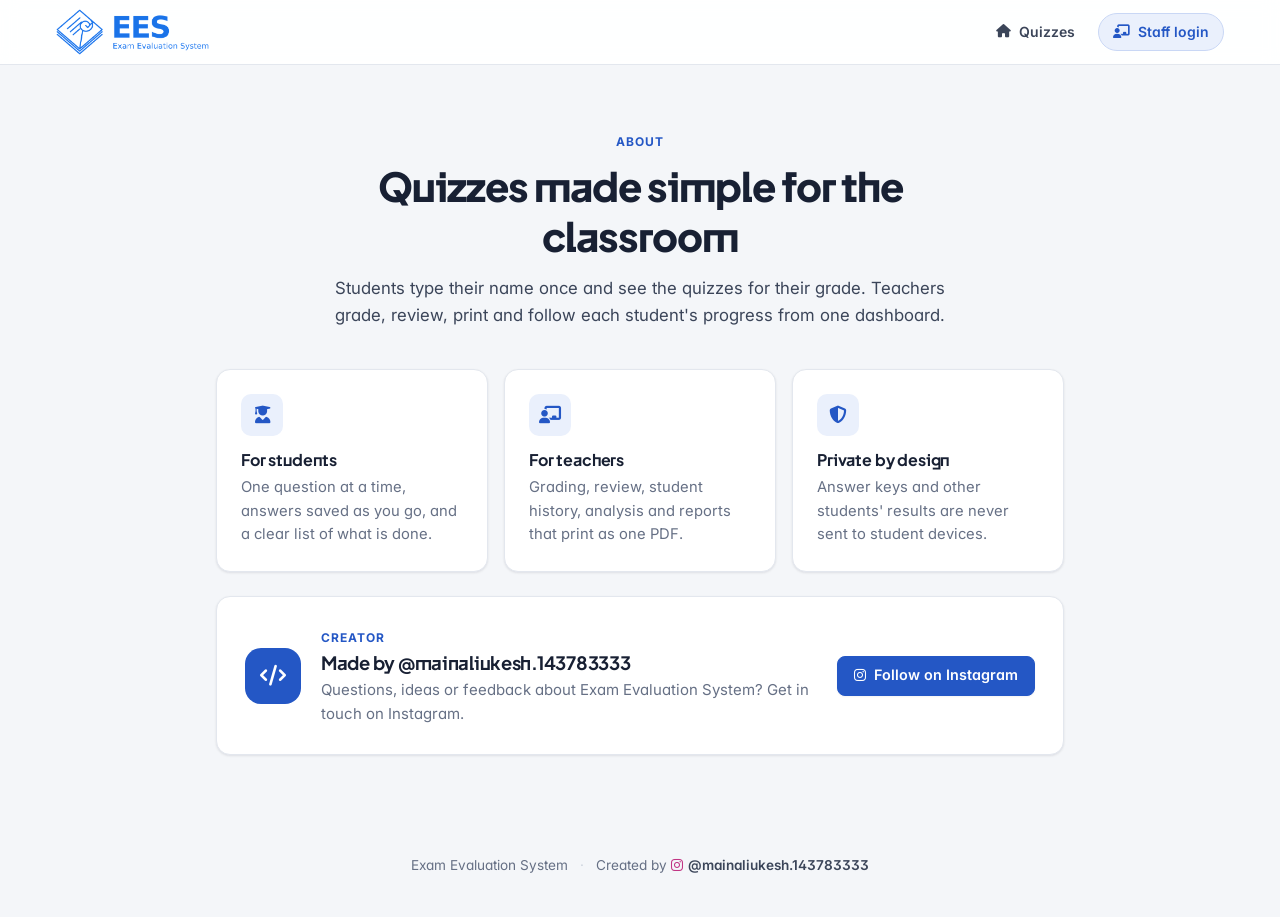
<file: about.html>
<!DOCTYPE html>
<html lang="en">
<head>
  <meta charset="UTF-8">
  <meta name="viewport" content="width=device-width, initial-scale=1">
  <title>About · Exam Evaluation System</title>
  <meta name="theme-color" content="#1A73E8">
  <link rel="icon" href="assets/img/favicon.svg" type="image/svg+xml">
  <link rel="icon" href="assets/img/favicon-32.png" type="image/png" sizes="32x32">
  <link rel="apple-touch-icon" href="assets/img/apple-touch-icon.png">
  <link rel="manifest" href="assets/site.webmanifest">
  <meta name="description" content="About Exam Evaluation System (EES) and its creator.">
  <link rel="preconnect" href="https://fonts.googleapis.com">
  <link rel="preconnect" href="https://fonts.gstatic.com" crossorigin>
  <link rel="stylesheet" href="https://fonts.googleapis.com/css2?family=Inter:wght@400;500;600;700&family=Plus+Jakarta+Sans:wght@500;600;700;800&display=swap">
  <link rel="stylesheet" href="https://cdnjs.cloudflare.com/ajax/libs/font-awesome/6.5.2/css/all.min.css" crossorigin="anonymous" referrerpolicy="no-referrer">
  <link rel="stylesheet" href="css/style.css">
  <link rel="stylesheet" href="css/quiz.css">
</head>
<body>
  <header class="site-header">
    <div class="inner">
      <a class="brand" href="index.html"><img class="brand-logo" src="assets/img/ees-logo.png" alt="EES — Exam Evaluation System" width="533" height="160"></a>
      <nav class="header-actions" aria-label="Site">
        <a class="btn btn-ghost btn-header" href="index.html" data-icon="house" aria-label="Quizzes"><span class="btn-text">Quizzes</span></a>
        <a class="btn btn-header btn-header-primary" href="dashboard.html" data-icon="chalkboard-user" aria-label="Staff login"><span class="btn-text">Staff login</span></a>
      </nav>
    </div>
  </header>

  <main class="container about">
    <section class="about-hero">
      <span class="eyebrow">About</span>
      <h1>Quizzes made simple for the classroom</h1>
      <p class="lead">Students type their name once and see the quizzes for their grade. Teachers grade, review, print and follow each student's progress from one dashboard.</p>
    </section>

    <section class="feature-grid">
      <div class="feature"><i class="fa-solid fa-user-graduate" aria-hidden="true"></i><h3>For students</h3><p>One question at a time, answers saved as you go, and a clear list of what is done.</p></div>
      <div class="feature"><i class="fa-solid fa-chalkboard-user" aria-hidden="true"></i><h3>For teachers</h3><p>Grading, review, student history, analysis and reports that print as one PDF.</p></div>
      <div class="feature"><i class="fa-solid fa-shield-halved" aria-hidden="true"></i><h3>Private by design</h3><p>Answer keys and other students' results are never sent to student devices.</p></div>
    </section>

    <section class="card creator">
      <div class="creator-mark" aria-hidden="true"><i class="fa-solid fa-code"></i></div>
      <div class="creator-body">
        <span class="eyebrow">Creator</span>
        <h2>Made by @mainaliukesh.143783333</h2>
        <p class="muted">Questions, ideas or feedback about Exam Evaluation System? Get in touch on Instagram.</p>
      </div>
      <a class="btn btn-primary btn-instagram" href="https://www.instagram.com/mainaliukesh.143783333/" target="_blank" rel="noopener noreferrer" data-icon="none"><i class="fa-brands fa-instagram" aria-hidden="true"></i>Follow on Instagram</a>
    </section>
  </main>

  <footer class="site-footer">
    <span>Exam Evaluation System</span>
    <span class="dot-sep" aria-hidden="true">·</span>
    <span>Created by <a href="https://www.instagram.com/mainaliukesh.143783333/" target="_blank" rel="noopener noreferrer"><i class="fa-brands fa-instagram" aria-hidden="true"></i> @mainaliukesh.143783333</a></span>
  </footer>
  <script type="module" src="js/controls.js"></script>
</body>
</html>
</file>
<file: css/style.css>
/* Shared design system for all pages.
   Every colour, radius and size comes from the tokens below. */

:root {
  /* Surfaces and text */
  --bg: #f4f6f9;
  --surface: #ffffff;
  --text: #182033;
  --text-2: #3b4559;
  --muted: #667085;
  --border: #e3e7ee;
  --border-strong: #cdd3dd;
  /* Brand */
  --primary: #2457c5;
  --primary-hover: #1d47a3;
  --primary-soft: #eaf0fc;
  --primary-line: #c9d7f5;
  /* Status */
  --success: #1e7b4c;
  --success-hover: #18663f;
  --success-soft: #e7f5ed;
  --success-line: #bfe3cf;
  --warning: #9a5b00;
  --warning-soft: #fdf4e3;
  --warning-line: #f2d7a6;
  --danger: #b42318;
  --danger-hover: #8f1c13;
  --danger-soft: #fdeceb;
  --danger-line: #f5c2bd;
  /* Neutral fills */
  --hover: #f1f3f7;
  --subtle: #f8f9fb;
  --neutral-soft: #eef0f4;
  --sidebar: #ffffff;
  /* Shape */
  --radius-lg: 14px;
  --radius: 10px;
  --radius-sm: 8px;
  --radius-xs: 6px;
  --radius-pill: 999px;
  --shadow-sm: 0 1px 2px rgba(16, 24, 40, 0.05);
  --shadow: 0 1px 3px rgba(16, 24, 40, 0.06), 0 1px 2px rgba(16, 24, 40, 0.04);
  --shadow-pop: 0 12px 32px rgba(16, 24, 40, 0.14), 0 2px 6px rgba(16, 24, 40, 0.06);
  --ring: 0 0 0 3px rgba(36, 87, 197, 0.18);
  /* Sizes: inputs and buttons in one row always line up */
  --control: 40px;
  --control-sm: 32px;
  --control-lg: 46px;
  --font: "Inter", system-ui, -apple-system, "Segoe UI", Roboto, "Noto Sans", Arial, sans-serif;
  /* Icons (masks, coloured with currentColor) */
  --i-caret: url("data:image/svg+xml,%3Csvg xmlns='http://www.w3.org/2000/svg' viewBox='0 0 20 20'%3E%3Cpath d='M5.5 7.5 10 12l4.5-4.5' fill='none' stroke='black' stroke-width='1.8' stroke-linecap='round' stroke-linejoin='round'/%3E%3C/svg%3E");
  --i-check: url("data:image/svg+xml,%3Csvg xmlns='http://www.w3.org/2000/svg' viewBox='0 0 20 20'%3E%3Cpath d='m5 10.5 3.2 3L15 6.5' fill='none' stroke='black' stroke-width='2.2' stroke-linecap='round' stroke-linejoin='round'/%3E%3C/svg%3E");
  --i-calendar: url("data:image/svg+xml,%3Csvg xmlns='http://www.w3.org/2000/svg' viewBox='0 0 20 20' fill='none' stroke='black' stroke-width='1.6'%3E%3Crect x='3' y='4.5' width='14' height='12.5' rx='2'/%3E%3Cpath d='M3 8.5h14M7 3v3M13 3v3'/%3E%3C/svg%3E");
  --i-refresh: url("data:image/svg+xml,%3Csvg xmlns='http://www.w3.org/2000/svg' viewBox='0 0 20 20' fill='none' stroke='black' stroke-width='1.7' stroke-linecap='round' stroke-linejoin='round'%3E%3Cpath d='M16 10a6 6 0 1 1-1.8-4.3M16 3.5v3.2h-3.2'/%3E%3C/svg%3E");
  --i-upload: url("data:image/svg+xml,%3Csvg xmlns='http://www.w3.org/2000/svg' viewBox='0 0 24 24' fill='none' stroke='black' stroke-width='1.6' stroke-linecap='round' stroke-linejoin='round'%3E%3Cpath d='M12 15V4m0 0L8 8m4-4 4 4M5 15v3a2 2 0 0 0 2 2h10a2 2 0 0 0 2-2v-3'/%3E%3C/svg%3E");
}

* { box-sizing: border-box; }
html { -webkit-text-size-adjust: 100%; }
body {
  margin: 0;
  background: var(--bg);
  color: var(--text);
  font-family: var(--font);
  font-size: 15px;
  line-height: 1.5;
  -webkit-font-smoothing: antialiased;
}

h1, h2, h3, h4 { line-height: 1.25; margin: 0 0 0.5rem; color: var(--text); letter-spacing: -0.01em; }
h1 { font-size: 1.6rem; font-weight: 700; }
h2 { font-size: 1.15rem; font-weight: 650; }
h3 { font-size: 1rem; font-weight: 650; }
h4 { font-size: 0.95rem; font-weight: 650; margin: 20px 0 8px; }
p { margin: 0 0 1rem; }
a { color: var(--primary); text-decoration: none; }
a:hover { text-decoration: underline; }
code { font-family: ui-monospace, SFMono-Regular, Menlo, Consolas, monospace; font-size: 0.85em; color: var(--text-2); background: var(--neutral-soft); padding: 1px 5px; border-radius: 4px; }

.container { width: 100%; max-width: 720px; margin: 0 auto; padding: 28px 16px 56px; }
.container-wide { max-width: 1200px; }

.muted { color: var(--muted); }
.small { font-size: 0.85rem; }
.center { text-align: center; }
.nowrap { white-space: nowrap; }
.error-text { color: var(--danger); }
.hidden, [hidden] { display: none !important; }
.sr-only, .native-hidden {
  position: absolute !important; width: 1px !important; height: 1px !important; min-height: 0 !important; min-width: 0 !important;
  margin: -1px !important; padding: 0 !important; border: 0 !important;
  overflow: hidden; clip: rect(0 0 0 0); clip-path: inset(50%); white-space: nowrap; opacity: 0;
}

/* ------------------------------------------------------------- header */
.site-header { background: var(--surface); border-bottom: 1px solid var(--border); }
.site-header .inner {
  max-width: 1200px; margin: 0 auto; padding: 0 16px; min-height: 60px;
  display: flex; align-items: center; justify-content: space-between; gap: 12px; flex-wrap: wrap;
}
.brand, .side-brand, .auth-brand {
  display: inline-flex; align-items: center; gap: 10px;
  font-weight: 700; font-size: 1rem; color: var(--text); text-decoration: none; letter-spacing: -0.01em;
}
.brand:hover, .side-brand:hover, .auth-brand:hover { text-decoration: none; }
.brand-mark {
  display: inline-flex; align-items: center; justify-content: center; flex: 0 0 auto;
  width: 30px; height: 30px; border-radius: var(--radius-xs);
  background: var(--primary); color: #fff; font-size: 0.72rem; font-weight: 800; letter-spacing: 0.02em;
}
.brand-wrap { display: flex; align-items: center; gap: 14px; flex-wrap: wrap; }
.area-link { font-size: 0.875rem; color: var(--muted); font-weight: 600; padding-left: 14px; border-left: 1px solid var(--border); }
.area-link:hover { color: var(--primary); text-decoration: none; }

/* ---------------------------------------------------------------- card */
.card {
  background: var(--surface);
  border: 1px solid var(--border);
  border-radius: var(--radius-lg);
  box-shadow: var(--shadow);
  padding: 24px;
}
.card + .card { margin-top: 16px; }
.card-head { display: flex; justify-content: space-between; align-items: center; gap: 12px; flex-wrap: wrap; margin-bottom: 16px; min-height: var(--control-sm); }
.card-head h2, .card-head h3 { margin: 0; }
.card-sub { margin: 4px 0 0; color: var(--muted); font-size: 0.875rem; }

/* --------------------------------------------------------------- forms */
.field { margin-bottom: 16px; }
.field label, .label { display: block; font-weight: 600; font-size: 0.875rem; color: var(--text-2); margin-bottom: 6px; }
.field .hint { font-size: 0.85rem; color: var(--muted); margin-top: 4px; }
.field .error-text { font-size: 0.85rem; color: var(--danger); margin-top: 4px; }
.label-row { display: flex; align-items: center; justify-content: space-between; gap: 8px; margin-bottom: 6px; }
.label-row label { margin: 0; }

input[type="text"], input[type="email"], input[type="password"], input[type="number"],
input[type="search"], input[type="date"], select, textarea, .cselect-button, .cdate-button {
  width: 100%;
  font: inherit; font-size: 0.95rem; font-weight: 400; letter-spacing: normal; text-transform: none;
  color: var(--text);
  background: var(--surface);
  border: 1px solid var(--border-strong);
  border-radius: var(--radius-sm);
  padding: 0 12px;
  min-height: var(--control);
  transition: border-color 0.12s, box-shadow 0.12s;
}
textarea { padding: 10px 12px; }
input::placeholder, textarea::placeholder { color: #98a2b3; }
input:hover, textarea:hover, .cselect-button:hover, .cdate-button:hover { border-color: #b4bcc8; }
input:focus, select:focus, textarea:focus, .cselect-button:focus-visible, .cdate-button:focus-visible {
  outline: none; border-color: var(--primary); box-shadow: var(--ring);
}
button:focus-visible, a:focus-visible, summary:focus-visible { outline: none; box-shadow: var(--ring); }
input[type="search"]::-webkit-search-cancel-button { -webkit-appearance: none; }
input[type="number"] { -moz-appearance: textfield; }
input[type="number"]::-webkit-inner-spin-button, input[type="number"]::-webkit-outer-spin-button { -webkit-appearance: none; margin: 0; }
input:disabled, .cselect-button:disabled { background: var(--subtle); color: var(--muted); cursor: not-allowed; }
.invalid, .is-invalid .cselect-button { border-color: var(--danger) !important; }

/* Password field with a Show button inside */
.input-affix { position: relative; }
.input-affix input { padding-right: 64px; }
.affix-btn {
  position: absolute; right: 4px; top: 50%; transform: translateY(-50%);
  height: calc(100% - 8px); padding: 0 10px; border: none; border-radius: var(--radius-xs);
  background: transparent; color: var(--muted); font: inherit; font-size: 0.8rem; font-weight: 600; cursor: pointer;
}
.affix-btn:hover { background: var(--hover); color: var(--text); }

/* Checkboxes and radios */
input[type="checkbox"], input[type="radio"] {
  -webkit-appearance: none; appearance: none; margin: 0; flex: 0 0 auto;
  width: 18px; height: 18px; border: 1.5px solid var(--border-strong); background: var(--surface);
  display: inline-grid; place-content: center; cursor: pointer; vertical-align: middle;
  transition: background-color 0.12s, border-color 0.12s;
}
input[type="checkbox"] { border-radius: 5px; }
input[type="radio"] { border-radius: 50%; }
input[type="checkbox"]::before { content: ""; width: 14px; height: 14px; background: #fff; -webkit-mask: var(--i-check) center / contain no-repeat; mask: var(--i-check) center / contain no-repeat; transform: scale(0); transition: transform 0.1s; }
input[type="radio"]::before { content: ""; width: 8px; height: 8px; border-radius: 50%; background: #fff; transform: scale(0); transition: transform 0.1s; }
input[type="checkbox"]:checked, input[type="radio"]:checked { background: var(--primary); border-color: var(--primary); }
input[type="checkbox"]:checked::before, input[type="radio"]:checked::before { transform: scale(1); }
input[type="checkbox"]:indeterminate { background: var(--primary); border-color: var(--primary); }
input[type="checkbox"]:indeterminate::before { -webkit-mask: none; mask: none; height: 2px; width: 9px; transform: scale(1); }
input[type="checkbox"]:hover, input[type="radio"]:hover { border-color: var(--primary); }
input[type="checkbox"]:focus-visible, input[type="radio"]:focus-visible { outline: none; box-shadow: var(--ring); }
input[type="checkbox"]:disabled, input[type="radio"]:disabled { opacity: 0.5; cursor: not-allowed; }

.check { display: flex; align-items: center; gap: 10px; margin: 12px 0 6px; font-weight: 500; color: var(--text-2); cursor: pointer; line-height: 1.35; }
.check.inline { margin: 0; white-space: nowrap; min-height: var(--control); }

/* Custom dropdown (js/controls.js) */
.cselect, .cdate { position: relative; width: 100%; min-width: 0; }
.cselect-button, .cdate-button {
  display: flex; align-items: center; gap: 8px; text-align: left; cursor: pointer;
}
.cselect-button { padding-right: 34px; }
.cselect-label, .cdate-label { flex: 1 1 auto; min-width: 0; overflow: hidden; text-overflow: ellipsis; white-space: nowrap; }
.is-placeholder { color: var(--muted); }
.cselect-caret {
  position: absolute; right: 10px; top: 50%; width: 18px; height: 18px; margin-top: -9px;
  background: var(--muted); -webkit-mask: var(--i-caret) center / contain no-repeat; mask: var(--i-caret) center / contain no-repeat;
  transition: transform 0.15s;
}
.cselect.is-open .cselect-caret { transform: rotate(180deg); }
.cselect.is-open .cselect-button, .cdate.is-open .cdate-button { border-color: var(--primary); box-shadow: var(--ring); }
.cselect-list, .cdate-pop {
  position: fixed; z-index: 200; font-size: 0.925rem; font-weight: 400; color: var(--text); text-transform: none; letter-spacing: normal; cursor: default;
  background: var(--surface); border: 1px solid var(--border); border-radius: var(--radius);
  box-shadow: var(--shadow-pop);
}
.cselect-list { max-height: 300px; overflow-y: auto; padding: 4px; max-width: min(420px, calc(100vw - 16px)); }
.cselect-option {
  display: flex; align-items: center; justify-content: space-between; gap: 12px;
  padding: 8px 10px; border-radius: var(--radius-xs); cursor: pointer; font-size: 0.925rem; color: var(--text);
}
.cselect-option.is-active { background: var(--hover); }
.cselect-option[aria-selected="true"] { color: var(--primary); font-weight: 600; }
.cselect-option[aria-selected="true"]::after { content: ""; width: 16px; height: 16px; flex: 0 0 auto; background: var(--primary); -webkit-mask: var(--i-check) center / contain no-repeat; mask: var(--i-check) center / contain no-repeat; }
.cselect-option[aria-disabled="true"] { color: var(--muted); cursor: default; }

/* Custom date picker */
.cdate-icon { width: 17px; height: 17px; flex: 0 0 auto; background: var(--muted); -webkit-mask: var(--i-calendar) center / contain no-repeat; mask: var(--i-calendar) center / contain no-repeat; }
.cdate-pop { width: 276px; padding: 12px; }
.cdate-head { display: flex; align-items: center; justify-content: space-between; margin-bottom: 8px; }
.cdate-month { font-weight: 650; font-size: 0.925rem; }
.cdate-nav {
  width: var(--control-sm); height: var(--control-sm); border: none; border-radius: var(--radius-xs);
  background: transparent; font: inherit; font-size: 1.2rem; line-height: 1; color: var(--text-2); cursor: pointer;
}
.cdate-nav:hover { background: var(--hover); }
.cdate-week, .cdate-grid { display: grid; grid-template-columns: repeat(7, 1fr); gap: 2px; text-align: center; }
.cdate-week span { font-size: 0.72rem; font-weight: 600; color: var(--muted); padding: 4px 0; }
.cdate-day {
  height: 34px; border: none; border-radius: var(--radius-xs); background: transparent;
  font: inherit; font-size: 0.875rem; color: var(--text); cursor: pointer; font-variant-numeric: tabular-nums;
}
.cdate-day:hover { background: var(--hover); }
.cdate-day.is-today { color: var(--primary); font-weight: 700; }
.cdate-day.is-selected { background: var(--primary); color: #fff; font-weight: 600; }
.cdate-foot { display: flex; justify-content: space-between; margin-top: 8px; padding-top: 8px; border-top: 1px solid var(--border); }
.cdate-link { border: none; background: none; font: inherit; font-size: 0.85rem; font-weight: 600; color: var(--primary); cursor: pointer; padding: 4px 6px; border-radius: var(--radius-xs); }
.cdate-link:hover { background: var(--primary-soft); }

/* File picker with drop zone */
.file-drop {
  display: flex; flex-direction: column; align-items: center; justify-content: center; gap: 4px; text-align: center;
  padding: 22px 16px; border: 1.5px dashed var(--border-strong); border-radius: var(--radius);
  background: var(--subtle); cursor: pointer; transition: border-color 0.12s, background-color 0.12s;
}
.file-drop:hover, .file-drop.is-dragging, .file-drop:focus-within { border-color: var(--primary); background: var(--primary-soft); }
.file-drop-icon { width: 28px; height: 28px; margin-bottom: 4px; background: var(--primary); -webkit-mask: var(--i-upload) center / contain no-repeat; mask: var(--i-upload) center / contain no-repeat; }
.file-drop-text { color: var(--text-2); font-size: 0.925rem; }
.file-drop-text b { color: var(--primary); font-weight: 600; }
.file-drop-sub { color: var(--muted); font-size: 0.8rem; }

.row { display: flex; gap: 12px; flex-wrap: wrap; }
.row > .field { flex: 1 1 160px; }

/* ------------------------------------------------------------- buttons */
.btn {
  display: inline-flex; align-items: center; justify-content: center; gap: 8px;
  font: inherit; font-size: 0.9rem; font-weight: 600; line-height: 1;
  min-height: var(--control); padding: 0 16px;
  border-radius: var(--radius-sm);
  border: 1px solid var(--border-strong);
  background: var(--surface); color: var(--text);
  box-shadow: var(--shadow-sm);
  cursor: pointer; text-decoration: none; white-space: nowrap; vertical-align: middle;
  transition: background-color 0.12s, border-color 0.12s, color 0.12s;
}
.btn:hover { background: var(--hover); text-decoration: none; }
.btn:disabled, .btn[aria-busy="true"] { opacity: 0.5; cursor: not-allowed; }
.btn:disabled:hover { background: var(--surface); }
.btn-primary { background: var(--primary); border-color: var(--primary); color: #fff; }
.btn-primary:hover, .btn-primary:disabled:hover { background: var(--primary-hover); border-color: var(--primary-hover); }
.btn-success { background: var(--success); border-color: var(--success); color: #fff; }
.btn-success:hover, .btn-success:disabled:hover { background: var(--success-hover); }
.btn-danger { background: var(--surface); border-color: var(--danger-line); color: var(--danger); }
.btn-danger:hover { background: var(--danger-soft); border-color: var(--danger); }
.btn-danger-solid { background: var(--danger); border-color: var(--danger); color: #fff; }
.btn-danger-solid:hover { background: var(--danger-hover); }
.btn-ghost { background: transparent; border-color: transparent; box-shadow: none; color: var(--text-2); }
.btn-ghost:hover { background: var(--hover); }
.btn-small { min-height: var(--control-sm); padding: 0 12px; font-size: 0.85rem; border-radius: var(--radius-xs); }
.btn-lg { min-height: var(--control-lg); font-size: 0.95rem; }
.btn-block { width: 100%; }
.btn-icon { padding: 0; width: var(--control); }
.btn-small.btn-icon { width: var(--control-sm); }
.btn-link { background: none; border: none; color: var(--primary); padding: 0; min-height: 0; font: inherit; font-weight: 600; cursor: pointer; }
.btn-link:hover { text-decoration: underline; }
.i-refresh { width: 15px; height: 15px; flex: 0 0 auto; background: currentColor; -webkit-mask: var(--i-refresh) center / contain no-repeat; mask: var(--i-refresh) center / contain no-repeat; }

/* ------------------------------------------------------------- notices */
.notice {
  display: flex; align-items: center; gap: 12px; flex-wrap: wrap;
  border-radius: var(--radius); padding: 12px 16px; margin-bottom: 16px;
  border: 1px solid transparent; font-size: 0.925rem;
}
.notice-info { background: var(--primary-soft); border-color: var(--primary-line); color: #1d3f8f; }
.notice-success { background: var(--success-soft); border-color: var(--success-line); color: #134d30; }
.notice-warning { background: var(--warning-soft); border-color: var(--warning-line); color: #6b4000; }
.notice-error { background: var(--danger-soft); border-color: var(--danger-line); color: #7a1a12; }

/* -------------------------------------------------------------- badges */
.badge {
  display: inline-flex; align-items: center; gap: 4px; padding: 0 9px; height: 22px;
  border-radius: var(--radius-pill); font-size: 0.75rem; font-weight: 600; white-space: nowrap;
  background: var(--neutral-soft); color: var(--text-2); border: 1px solid transparent; vertical-align: middle;
}
.badge-success { background: var(--success-soft); color: var(--success); }
.badge-warning { background: var(--warning-soft); color: var(--warning); }
.badge-danger { background: var(--danger-soft); color: var(--danger); }
.badge-info { background: var(--primary-soft); color: var(--primary); }
.badge-muted { background: var(--neutral-soft); color: var(--muted); }
.badge-danger-outline { background: var(--surface); color: var(--danger); border-color: var(--danger-line); }

/* ------------------------------------------------------------- loading */
.spinner {
  width: 20px; height: 20px; border-radius: 50%;
  border: 2.5px solid var(--border); border-top-color: var(--primary);
  animation: spin 0.8s linear infinite; display: inline-block; vertical-align: middle; flex: 0 0 auto;
}
@keyframes spin { to { transform: rotate(360deg); } }
@media (prefers-reduced-motion: reduce) { .spinner { animation-duration: 2s; } }
.loading { display: flex; align-items: center; gap: 12px; color: var(--muted); padding: 28px 0; justify-content: center; }

.offline-banner {
  position: fixed; left: 0; right: 0; bottom: 0; z-index: 50;
  background: var(--warning-soft); color: #6b4000; border-top: 1px solid var(--warning-line);
  padding: 10px 16px; text-align: center; font-weight: 600;
}

/* --------------------------------------------------------------- modal */
.modal-backdrop {
  position: fixed; inset: 0; background: rgba(16, 24, 40, 0.5); z-index: 100;
  display: flex; align-items: center; justify-content: center; padding: 16px;
}
.modal {
  background: var(--surface); border-radius: var(--radius-lg); max-width: 480px; width: 100%;
  max-height: calc(100vh - 32px); overflow-y: auto;
  padding: 24px; border: 1px solid var(--border); box-shadow: var(--shadow-pop);
}
.modal h2 { margin-bottom: 8px; font-size: 1.15rem; }
.modal .actions { display: flex; gap: 10px; justify-content: flex-end; flex-wrap: wrap; margin-top: 24px; padding-top: 16px; border-top: 1px solid var(--border); }

@media (max-width: 640px) {
  body { font-size: 15px; }
  .card { padding: 18px; border-radius: var(--radius); }
  h1 { font-size: 1.35rem; }
}

@media print {
  body.no-print * { display: none !important; }
  body.no-print::after { content: "Printing is disabled for this quiz."; display: block; padding: 40px; }
}

/* ------------------------------------------------------------------ */
/* Print reports (js/print.js). On screen #printRoot is hidden; while   */
/* printing only #printRoot is shown, so the PDF contains the report.   */
/* ------------------------------------------------------------------ */
#printRoot { display: none; }
@page { size: A4; margin: 12mm 10mm 14mm; }
@page { @bottom-right { content: "Page " counter(page) " of " counter(pages); font-size: 8pt; color: #555; } }
@media print {
  html.printing body > *:not(#printRoot) { display: none !important; }
  html.printing #printRoot { display: block; }
  html.printing body { background: #fff; }
}
.print-doc { font-family: var(--font); color: #111; font-size: 9.5pt; line-height: 1.35; }
.print-head { border-bottom: 1.5pt solid #111; padding-bottom: 4pt; margin-bottom: 10pt; }
.print-head h1 { font-size: 14pt; margin: 0 0 2pt; }
.print-head div { font-size: 8.5pt; color: #444; }

/* One student */
.r-group { margin: 0 0 16pt; padding-top: 2pt; }
.r-group + .r-group { border-top: 0.75pt solid #999; padding-top: 10pt; }
.print-doc.with-answers .r-group + .r-group { break-before: page; page-break-before: always; border-top: none; padding-top: 0; }
.r-keep { break-inside: avoid; page-break-inside: avoid; break-after: avoid; page-break-after: avoid; }
.r-student { display: flex; justify-content: space-between; align-items: baseline; gap: 12pt; flex-wrap: wrap; margin-bottom: 6pt; }
.r-name { font-size: 15pt; font-weight: 700; }
.r-meta { display: flex; gap: 12pt; font-size: 10pt; }
.r-meta b { font-weight: 600; color: #555; }
.r-quiz-title { font-size: 11.5pt; font-weight: 700; margin: 2pt 0 4pt; }
.r-subhead { font-size: 8pt; font-weight: 700; text-transform: uppercase; letter-spacing: 0.04em; color: #555; margin: 8pt 0 3pt; break-after: avoid; page-break-after: avoid; }

/* Summary figures */
.r-stats { display: grid; grid-template-columns: repeat(5, 1fr); border: 0.75pt solid #999; border-radius: 3pt; }
.r-stat { padding: 4pt 6pt; border-left: 0.75pt solid #ccc; }
.r-stat:first-child { border-left: none; }
.r-stat-label { font-size: 7.5pt; color: #555; }
.r-stat-value { font-size: 12pt; font-weight: 700; }
.r-stat-sub { font-size: 7pt; color: #666; }
.r-note { font-size: 8pt; color: #444; margin-top: 3pt; }

/* Quiz table (results and history) */
.r-table { width: 100%; border-collapse: collapse; table-layout: fixed; }
.r-table th, .r-table td { border-bottom: 0.5pt solid #bbb; padding: 3pt 4pt; text-align: left; vertical-align: top; overflow-wrap: anywhere; }
.r-table thead { display: table-header-group; }
.r-table th { font-size: 7.5pt; text-transform: uppercase; color: #555; border-bottom: 0.75pt solid #777; }
.r-table tr { break-inside: avoid; page-break-inside: avoid; }
.r-c-quiz { width: 38%; }
.r-c-date { width: 20%; }
.r-c-num { width: 10%; text-align: right !important; white-space: nowrap; }
.r-c-status { width: 22%; }
.r-excluded td { color: #666; }
.r-why { font-size: 7.5pt; font-style: italic; }

/* Answers, question by question */
.r-attempt { margin-top: 10pt; }
.r-attempt-title { font-size: 10.5pt; font-weight: 700; border-bottom: 0.75pt solid #777; padding-bottom: 2pt; }
.r-attempt-title span { font-weight: 400; font-size: 9pt; color: #444; margin-left: 6pt; }
.qa-list { width: 100%; border-collapse: collapse; margin-top: 6pt; }
.qa-list thead { display: table-header-group; }
.qa-list th { text-align: left; font-size: 7.5pt; font-weight: 600; color: #666; padding: 0 0 3pt; border-bottom: 0.5pt solid #bbb; }
.qa-list tr { break-inside: avoid; page-break-inside: avoid; }
.qa-list td { padding: 0; border-bottom: 0.5pt solid #ddd; }
.qa { display: grid; grid-template-columns: 6% 1fr 9%; gap: 0 6pt; padding: 5pt 0; }
.qa-num { font-weight: 700; text-align: right; }
.qa-q { font-weight: 600; overflow-wrap: anywhere; }
.qa-lesson { display: block; font-weight: 400; font-size: 7.5pt; color: #666; }
.qa-answers { display: grid; grid-template-columns: 1fr 1fr; gap: 6pt; margin-top: 2pt; }
.qa-a { overflow-wrap: anywhere; white-space: pre-line; }
.qa-label { display: block; font-size: 7pt; text-transform: uppercase; letter-spacing: 0.03em; color: #666; }
.qa-a.qa-incorrect { color: #8f1c13; }
.qa-marks { text-align: right; font-weight: 700; white-space: nowrap; }
.qa-max { font-weight: 400; color: #555; }
.qa-mark { margin-right: 3pt; }
.qa-mark.qa-correct { color: #11612f; }
.qa-mark.qa-incorrect { color: #8f1c13; }
.qa-none { color: #777; font-style: italic; }

/* ===================================================================== */
/* Typography, icons, motion and polish (design follow-up).              */
/* ===================================================================== */
:root {
  --font-display: "Plus Jakarta Sans", "Inter", system-ui, -apple-system, "Segoe UI", Roboto, Arial, sans-serif;
  --ease: cubic-bezier(0.2, 0.7, 0.2, 1);
  --t-fast: 0.14s;
  --t: 0.22s;
}
body { line-height: 1.6; font-feature-settings: "cv11", "ss01"; }
h1, h2, h3, .brand, .side-brand, .auth-brand, .summary-value, .r-name { font-family: var(--font-display); }
h1 { font-weight: 800; letter-spacing: -0.025em; }
h2 { font-weight: 700; letter-spacing: -0.015em; }
h3 { font-weight: 700; }
.brand, .side-brand, .auth-brand { font-weight: 800; letter-spacing: -0.02em; }
.summary-value { font-weight: 800; letter-spacing: -0.02em; }

/* Generous white space */
.container { padding-top: 40px; padding-bottom: 72px; }
.card { padding: 28px; }
.card + .card { margin-top: 20px; }
.field { margin-bottom: 20px; }

/* Icons inside buttons and menus */
.btn i[class*="fa-"], .btn-link i[class*="fa-"] { font-size: 0.95em; line-height: 1; flex: 0 0 auto; }
.btn-small i[class*="fa-"] { font-size: 0.9em; }
.btn.is-icon-only, summary.btn.is-icon-only { padding: 0; width: var(--control); }
.btn-small.is-icon-only, summary.btn-small.is-icon-only { width: var(--control-sm); }
summary.btn.is-icon-only::after { display: none !important; }
.btn-link { display: inline-flex; align-items: center; gap: 6px; }
.menu-list > button, .menu-list > a { display: flex; align-items: center; gap: 10px; }
.menu-list > button i[class*="fa-"], .menu-list > a i[class*="fa-"] { width: 16px; text-align: center; color: var(--muted); font-size: 0.9em; transition: color var(--t-fast); }
.menu-list > button:hover i, .menu-list > a:hover i { color: var(--primary); }
.menu-list > .danger i[class*="fa-"] { color: var(--danger); }
.btn-primary i, .btn-success i, .btn-danger-solid i { color: inherit; }

/* Smooth micro-interactions */
.btn { transition: background-color var(--t-fast), border-color var(--t-fast), color var(--t-fast), box-shadow var(--t-fast), transform var(--t-fast) var(--ease); }
.btn:hover:not(:disabled) { box-shadow: 0 2px 6px rgba(16, 24, 40, 0.08); }
.btn-primary:hover:not(:disabled) { box-shadow: 0 4px 12px rgba(36, 87, 197, 0.28); transform: translateY(-1px); }
.btn:active:not(:disabled) { transform: translateY(0) scale(0.98); box-shadow: none; }
.btn-ghost:hover:not(:disabled) { box-shadow: none; }
.btn i[class*="fa-arrow-right"], .btn i[class*="fa-chevron-right"] { transition: transform var(--t) var(--ease); }
.btn:hover i[class*="fa-arrow-right"], .btn:hover i[class*="fa-chevron-right"] { transform: translateX(3px); }
.btn:hover i[class*="fa-rotate"]:not(.fa-rotate-left), .btn:hover i.fa-arrows-rotate { transform: rotate(90deg); transition: transform var(--t) var(--ease); }
input, textarea, .cselect-button, .cdate-button { transition: border-color var(--t-fast), box-shadow var(--t-fast), background-color var(--t-fast); }
.cselect-list:not([hidden]), .cdate-pop:not([hidden]), details.menu[open] > .menu-list { animation: pop-in var(--t) var(--ease); transform-origin: top; }
.modal-backdrop:not([hidden]) { animation: fade-in var(--t) ease-out; }
.modal-backdrop:not([hidden]) .modal { animation: rise-in 0.28s var(--ease); }
.notice:not([hidden]) { animation: rise-in var(--t) var(--ease); }
.tab-panel:not([hidden]), .sub-view:not([hidden]) { animation: fade-up 0.3s var(--ease); }
.card { transition: box-shadow var(--t), border-color var(--t), transform var(--t) var(--ease); }
.quiz-item:hover, .feature:hover, .summary-card:hover { box-shadow: 0 8px 24px rgba(16, 24, 40, 0.08); transform: translateY(-2px); }
.summary-card { transition: box-shadow var(--t), transform var(--t) var(--ease); }
input[type="checkbox"]:active, input[type="radio"]:active { transform: scale(0.9); }
@keyframes pop-in { from { opacity: 0; transform: translateY(-4px) scale(0.98); } to { opacity: 1; transform: none; } }
@keyframes fade-in { from { opacity: 0; } to { opacity: 1; } }
@keyframes rise-in { from { opacity: 0; transform: translateY(8px); } to { opacity: 1; transform: none; } }
@keyframes fade-up { from { opacity: 0; transform: translateY(6px); } to { opacity: 1; transform: none; } }
@media (prefers-reduced-motion: reduce) {
  *, *::before, *::after { animation-duration: 0.01ms !important; animation-iteration-count: 1 !important; transition-duration: 0.01ms !important; }
  .btn:hover, .quiz-item:hover, .feature:hover, .summary-card:hover { transform: none !important; }
}

/* Header actions (student pages): About + Teacher login, top right */
.site-header { position: sticky; top: 0; z-index: 30; background: rgba(255, 255, 255, 0.92); backdrop-filter: saturate(1.4) blur(8px); -webkit-backdrop-filter: saturate(1.4) blur(8px); }
.site-header .inner { min-height: 64px; }
.header-actions { display: flex; align-items: center; gap: 8px; margin-left: auto; }
.btn-header { min-height: 38px; padding: 0 14px; border-radius: var(--radius-pill); font-size: 0.875rem; }
.btn-header-primary { background: var(--primary-soft); border-color: var(--primary-line); color: var(--primary); box-shadow: none; }
.btn-header-primary:hover:not(:disabled) { background: var(--primary); border-color: var(--primary); color: #fff; box-shadow: 0 4px 12px rgba(36, 87, 197, 0.25); transform: translateY(-1px); }
@media (max-width: 520px) {
  .site-header .inner { flex-wrap: nowrap; min-height: 58px; }
  .brand { font-size: 0.95rem; }
  .header-actions { gap: 6px; }
  .btn-header { padding: 0 12px; }
  .header-actions .btn-ghost .btn-text { display: none; }
  .header-actions .btn-ghost { width: 38px; padding: 0; }
}
@media (max-width: 360px) {
  .header-actions .btn-text { display: none; }
  .btn-header { width: 38px; padding: 0; }
}

/* Footer with creator credit */
.site-footer {
  display: flex; flex-wrap: wrap; align-items: center; justify-content: center; gap: 6px 10px;
  padding: 28px 16px 40px; color: var(--muted); font-size: 0.85rem; text-align: center;
}
.site-footer a { color: var(--text-2); font-weight: 600; display: inline-flex; align-items: center; gap: 5px; }
.site-footer a:hover { color: var(--primary); text-decoration: none; }
.dot-sep { color: var(--border-strong); margin: 0 2px; }
.fa-instagram { color: #c13584; }

/* About page */
.about { max-width: 880px; }
.eyebrow { display: inline-block; font-size: 0.75rem; font-weight: 700; text-transform: uppercase; letter-spacing: 0.08em; color: var(--primary); margin-bottom: 10px; }
.about-hero { text-align: center; padding: 24px 0 40px; }
.about-hero h1 { font-size: clamp(1.7rem, 4vw, 2.5rem); max-width: 640px; margin: 0 auto 14px; }
.lead { font-size: 1.05rem; color: var(--text-2); max-width: 620px; margin: 0 auto; }
.feature-grid { display: grid; grid-template-columns: repeat(auto-fit, minmax(220px, 1fr)); gap: 16px; margin-bottom: 24px; }
.feature { background: var(--surface); border: 1px solid var(--border); border-radius: var(--radius-lg); padding: 24px; box-shadow: var(--shadow); transition: box-shadow var(--t), transform var(--t) var(--ease); }
.feature > i { display: inline-flex; align-items: center; justify-content: center; width: 42px; height: 42px; border-radius: var(--radius); background: var(--primary-soft); color: var(--primary); font-size: 1.1rem; margin-bottom: 14px; }
.feature h3 { margin-bottom: 6px; }
.feature p { color: var(--muted); margin: 0; font-size: 0.925rem; }
.creator { display: flex; align-items: center; gap: 20px; flex-wrap: wrap; }
.creator-mark { width: 56px; height: 56px; border-radius: 16px; background: var(--primary); color: #fff; display: flex; align-items: center; justify-content: center; font-size: 1.3rem; flex: 0 0 auto; }
.creator-body { flex: 1 1 260px; }
.creator-body .eyebrow { margin-bottom: 4px; }
.creator-body h2 { margin-bottom: 4px; word-break: break-word; }
.creator-body p { margin: 0; }
.btn-instagram .fa-instagram { color: inherit; }

/* Scrollbars that match the design */
* { scrollbar-width: thin; scrollbar-color: var(--border-strong) transparent; }
::-webkit-scrollbar { width: 10px; height: 10px; }
::-webkit-scrollbar-thumb { background: var(--border-strong); border-radius: 10px; border: 2px solid transparent; background-clip: padding-box; }
::-webkit-scrollbar-track { background: transparent; }
::selection { background: var(--primary-soft); color: var(--text); }

@media (max-width: 640px) {
  .container { padding-top: 24px; padding-bottom: 48px; }
  .card { padding: 20px; }
  .about-hero { padding: 8px 0 28px; }
}

/* Wrapped form rows: the row gap only spaces columns; fields keep their own bottom margin. */
.row { row-gap: 0; column-gap: 16px; }
/* Narrow screens: footer credit on its own line, no dangling separator. */
@media (max-width: 520px) {
  .site-footer > .dot-sep:nth-last-child(2) { display: none; }
  .site-footer > span:last-child { flex-basis: 100%; }
}

/* ------------------------------------------------------------- skeletons */
.skel {
  display: block; height: 12px; max-width: 100%; border-radius: var(--radius-xs);
  background: var(--border); animation: skel-pulse 1.4s ease-in-out infinite;
}
.skel + .skel { margin-top: 10px; }
.skel-title { height: 16px; }
.skel-h1 { height: 24px; margin-bottom: 18px; }
.skel-btn { height: var(--control-sm); width: 90px; border-radius: var(--radius-sm); flex: 0 0 auto; margin: 0 !important; }
@keyframes skel-pulse { 50% { opacity: 0.45; } }
@media (prefers-reduced-motion: reduce) { .skel { animation: none; } }
.skeleton { display: grid; gap: 16px; }
.skel-card { padding: 20px; }
.skel-head { display: flex; justify-content: space-between; align-items: center; gap: 16px; margin-bottom: 16px; }
.skel-head .skel { margin: 0; }
.skel-table td { padding-top: 14px; padding-bottom: 14px; }
.skel-row:hover td { background: transparent; }
.skel-cards { display: grid; grid-template-columns: repeat(auto-fit, minmax(160px, 1fr)); gap: 16px; }
.skel-list { display: grid; gap: 12px; }
.skel-item { display: flex; align-items: center; justify-content: space-between; gap: 16px; }
.skel-item > div { flex: 1; }
.skel-option { border: 1px solid var(--border); border-radius: var(--radius-sm); padding: 14px; margin-top: 12px; }
.skeleton .card { margin: 0; }

/* EES logo (header, sidebar, sign-in) */
.brand-logo { display: block; height: 46px; width: auto; max-width: 100%; }
.brand-logo-lg { height: 60px; }
.brand:focus-visible, .side-brand:focus-visible, .auth-brand:focus-visible { outline: 2px solid var(--primary); outline-offset: 4px; border-radius: 6px; }
.auth-aside .auth-brand:focus-visible { outline-color: #fff; }
@media (max-width: 520px) {
  .brand-logo { height: 36px; }
  .brand-logo-lg { height: 48px; }
}
@media (max-width: 360px) {
  .brand-logo { height: 32px; }
}

/* ---------------------------------------------------------------- Roles upgrade (shared) */

/* Wider form dialogs (teacher accounts, requests, student details) */
.modal.modal-wide { max-width: 620px; }
.modal .fm-body { display: grid; gap: 12px; margin: 8px 0 4px; }
.modal .fm-body .field { margin: 0; }
.error-text { color: var(--danger); font-size: 0.85rem; margin-top: 4px; }
.form-grid { display: grid; grid-template-columns: repeat(auto-fit, minmax(200px, 1fr)); gap: 12px 16px; }
.form-grid .field { margin: 0; }
.form-grid .span-all { grid-column: 1 / -1; }

/* Grade + section picker (teacher classes, quiz sections) */
.class-picker { display: grid; gap: 6px; border: 1px solid var(--border); border-radius: var(--radius-sm); padding: 8px 10px; max-height: 280px; overflow-y: auto; background: var(--surface); }
.class-row { display: grid; grid-template-columns: 84px minmax(0, 1fr); align-items: center; gap: 10px; padding: 4px 0; }
.class-row + .class-row { border-top: 1px dashed var(--border); }
.class-grade { font-size: 0.85rem; font-weight: 600; color: var(--text-2); }
.class-secs { display: flex; flex-wrap: wrap; gap: 6px; }
.chip-check { position: relative; display: inline-flex; cursor: pointer; }
.chip-check input { position: absolute; opacity: 0; width: 1px; height: 1px; }
.chip-check span {
  display: inline-flex; align-items: center; min-width: 34px; justify-content: center; padding: 4px 10px;
  border: 1px solid var(--border-strong); border-radius: var(--radius-pill); font-size: 0.85rem; color: var(--text-2);
  background: var(--surface); transition: background-color var(--t-fast, 0.12s), border-color var(--t-fast, 0.12s), color var(--t-fast, 0.12s);
}
.chip-check:hover span { background: var(--hover); }
.chip-check input:checked + span { background: var(--primary-soft); border-color: var(--primary-line); color: var(--primary); font-weight: 600; }
.chip-check input:focus-visible + span { box-shadow: 0 0 0 3px var(--ring); }
.chip-check input:disabled + span { opacity: 0.5; cursor: not-allowed; }

/* Student sign-in: looking up roll number + grade + section */
.lookup-status { display: flex; align-items: center; gap: 8px; margin: 4px 0 12px; padding: 10px 12px; border-radius: var(--radius-sm); font-size: 0.9rem; background: var(--neutral-soft); color: var(--text-2); }
.lookup-status.is-found { background: var(--success-soft); color: var(--text); border: 1px solid var(--success-line); }
.lookup-status.is-new { background: var(--primary-soft); color: var(--text); border: 1px solid var(--primary-line); }
.lookup-status.is-error { background: var(--danger-soft); color: var(--danger); border: 1px solid var(--danger-line); }
input.is-locked, input[readonly].is-locked { background: var(--neutral-soft); color: var(--text); font-weight: 600; cursor: default; }

/* Keyboard keys */
kbd, .kbd {
  display: inline-block; min-width: 1.6em; padding: 1px 6px; font: 600 0.8rem/1.5 var(--font); text-align: center;
  color: var(--text); background: var(--surface); border: 1px solid var(--border-strong); border-bottom-width: 2px; border-radius: var(--radius-xs);
}
</file>
<file: css/quiz.css>
/* Student pages: start form and quiz. */

.details-list {
  display: grid; grid-template-columns: max-content 1fr; gap: 6px 16px;
  margin: 0 0 20px; padding: 14px 16px; background: var(--bg);
  border: 1px solid var(--border); border-radius: var(--radius-sm);
}
.details-list dt { color: var(--muted); }
.details-list dd { margin: 0; font-weight: 600; word-break: break-word; }

.rules-list { padding-left: 20px; margin: 0 0 24px; }
.rules-list li { margin-bottom: 6px; }

.quiz-container { max-width: 760px; }

.quiz-top { margin-bottom: 16px; }
.quiz-title { font-weight: 700; font-size: 1.05rem; margin-bottom: 4px; }
.quiz-meta { display: flex; justify-content: space-between; gap: 12px; flex-wrap: wrap; color: var(--muted); font-size: 0.95rem; margin-bottom: 8px; }
.save-status[data-kind="ok"] { color: var(--success); }
.save-status[data-kind="offline"], .save-status[data-kind="pending"] { color: var(--muted); }

.progress { height: 8px; background: var(--border); border-radius: 999px; overflow: hidden; }
.progress-bar { height: 100%; width: 0; background: var(--primary); transition: width 0.2s ease; }

.fs-banner { display: flex; align-items: center; justify-content: space-between; gap: 12px; flex-wrap: wrap; }

.question-card { padding: 24px; }
.question-head { display: flex; gap: 8px; margin-bottom: 12px; flex-wrap: wrap; }
.question-text { font-size: 1.3rem; font-weight: 600; margin-bottom: 20px; white-space: pre-wrap; }
.question-image { display: block; max-width: 100%; max-height: 320px; margin: 0 auto 20px; border-radius: var(--radius-sm); }

/* Discourage copying the question text. Inputs stay usable. */
.protected, .quiz-active .question-card, .quiz-active .quiz-top {
  -webkit-user-select: none; user-select: none; -webkit-touch-callout: none;
}
.protected input[type="text"] { -webkit-user-select: text; user-select: text; }

.options { display: grid; gap: 10px; }
.option {
  display: flex; align-items: center; gap: 14px;
  padding: 14px 16px; min-height: 56px;
  border: 2px solid var(--border); border-radius: var(--radius);
  background: var(--surface); cursor: pointer; font-size: 1.1rem;
}
.option:hover { border-color: var(--border-strong); background: var(--subtle); }
.option input { position: absolute; opacity: 0; pointer-events: none; }
.option:focus-within { outline: 2px solid var(--primary); outline-offset: 2px; }
.option-letter {
  flex: 0 0 34px; height: 34px; border-radius: 50%;
  display: inline-flex; align-items: center; justify-content: center;
  background: var(--bg); border: 1px solid var(--border-strong); font-weight: 700;
}
.option.selected { border-color: var(--primary); background: var(--primary-soft); }
.option.selected .option-letter { background: var(--primary); border-color: var(--primary); color: #fff; }

.short-answer { font-size: 1.15rem; min-height: 52px; }

.quiz-nav { display: flex; gap: 10px; margin-top: 16px; flex-wrap: wrap; }
.quiz-nav .btn { flex: 1 1 140px; }

.navigator { margin-top: 20px; background: var(--surface); border: 1px solid var(--border); border-radius: var(--radius); padding: 12px 16px; }
.navigator summary { cursor: pointer; font-weight: 600; color: var(--muted); }
.navigator-grid { display: flex; flex-wrap: wrap; gap: 8px; margin-top: 12px; }
.review-grid { margin: 12px 0 24px; }
.nav-num {
  width: 44px; height: 44px; border-radius: var(--radius-sm); font: inherit; font-weight: 700;
  border: 2px solid var(--border-strong); background: var(--surface); cursor: pointer;
}
.nav-num.answered { background: var(--success-soft); border-color: var(--success-line); color: var(--success); }
.nav-num.unanswered { background: var(--warning-soft); border-color: var(--warning-line); color: var(--warning); }
.nav-num.current { outline: 2px solid var(--primary); outline-offset: 2px; }

.stack-actions { display: flex; gap: 10px; flex-wrap: wrap; justify-content: center; margin-top: 8px; }
.stack-actions .btn { flex: 1 1 180px; }

.done-icon {
  width: 64px; height: 64px; margin: 0 auto 16px; border-radius: 50%;
  display: flex; align-items: center; justify-content: center;
  background: var(--success-soft); color: var(--success); font-size: 2rem; font-weight: 700;
}


@media (max-width: 520px) {
  .card, .question-card { padding: 18px; }
  .question-text { font-size: 1.15rem; }
  .option { font-size: 1rem; padding: 12px; }
  .details-list { grid-template-columns: 1fr; gap: 2px; }
  .details-list dd { margin-bottom: 6px; }
}

/* ---- Student homepage ---- */
.profile-bar { display: flex; align-items: center; justify-content: space-between; gap: 12px; flex-wrap: wrap; padding: 16px 20px; margin-bottom: 20px; }
.profile-name { font-weight: 700; font-size: 1.1rem; }
.profile-actions { display: flex; gap: 8px; flex-wrap: wrap; }
.list-head { display: flex; align-items: baseline; justify-content: space-between; gap: 12px; flex-wrap: wrap; margin-bottom: 12px; }
.list-head h1 { margin: 0; font-size: 1.35rem; }
.quiz-list { display: grid; gap: 10px; }
.quiz-list .card + .card { margin-top: 0; }
.quiz-item { display: flex; align-items: center; justify-content: space-between; gap: 16px; padding: 16px 20px; }
.quiz-item.is-done { background: var(--subtle); }
.quiz-item-title { font-size: 1.05rem; margin: 0 0 4px; }
.quiz-item { transition: border-color 0.12s, box-shadow 0.12s; }
.quiz-item:hover { border-color: var(--primary-line); }
.profile-actions .btn { min-height: var(--control-sm); padding: 0 12px; font-size: 0.85rem; }
.quiz-item-meta { display: flex; flex-wrap: wrap; gap: 4px 14px; color: var(--muted); font-size: 0.9rem; margin-bottom: 2px; }
.quiz-item-side { display: flex; flex-direction: row; align-items: center; gap: 14px; flex-shrink: 0; text-align: right; }
.form-actions { display: flex; gap: 10px; justify-content: flex-end; flex-wrap: wrap; }
.form-actions .btn-primary { flex: 1 1 220px; }
.footer-link { margin-top: 32px; }
@media (max-width: 560px) {
  .quiz-item { flex-direction: column; align-items: stretch; }
  .quiz-item-side { align-items: stretch; text-align: left; flex-direction: row; justify-content: space-between; align-items: center; }
}

/* ---- Screen-capture deterrents ---- */
.question-lesson { margin-bottom: 4px; }
.question-card { position: relative; overflow: hidden; }
.question-card[data-watermark]::after {
  content: attr(data-watermark);
  position: absolute; inset: auto 0 10px 0; text-align: center;
  font-size: 0.8rem; color: rgba(29, 35, 48, 0.12); pointer-events: none; white-space: nowrap;
}
body.obscured .question-card, body.obscured .quiz-top, body.obscured .navigator, body.obscured #reviewScreen { visibility: hidden; }
.obscure-cover {
  position: fixed; inset: 0; z-index: 90; background: var(--bg);
  display: flex; align-items: center; justify-content: center; text-align: center; padding: 24px; cursor: pointer;
}
.obscure-cover b { font-size: 1.2rem; }

/* ------------------------------------------------ v3.2: time limit */
.quiz-timer {
  position: fixed; top: 12px; right: 12px; z-index: 60;
  display: inline-flex; align-items: center; gap: 8px; height: 44px; padding: 0 16px;
  border-radius: var(--radius-pill); background: var(--surface); border: 2px solid var(--primary-line);
  box-shadow: var(--shadow-pop); color: var(--primary); font-size: 0.9rem; font-weight: 650;
}
.quiz-timer b { font-size: 1.25rem; font-weight: 800; font-variant-numeric: tabular-nums; letter-spacing: 0.02em; }
.quiz-timer.is-low { border-color: var(--warning-line); background: var(--warning-soft); color: var(--warning); }
.quiz-timer.is-danger { border-color: var(--danger); background: var(--danger); color: #fff; animation: timer-pulse 1s ease-in-out infinite; }
@keyframes timer-pulse { 50% { box-shadow: 0 0 0 6px rgba(180, 35, 24, 0.22); } }
@media (prefers-reduced-motion: reduce) { .quiz-timer.is-danger { animation: none; } }
body.timed .quiz-top { padding-right: 168px; }
@media (max-width: 560px) {
  .quiz-timer { top: auto; bottom: 12px; right: 50%; transform: translateX(50%); height: 40px; }
  .quiz-timer-label { display: none; }
  body.timed .quiz-top { padding-right: 0; }
  body.timed .quiz-container { padding-bottom: 80px; }
}
.time-up-modal { text-align: center; }
.time-up-icon { width: 64px; height: 64px; margin: 0 auto 10px; border-radius: 50%; display: flex; align-items: center; justify-content: center; background: var(--danger-soft); color: var(--danger); font-size: 1.6rem; }
.time-up-modal .actions { justify-content: center; }
.time-up-modal .actions:has(> [hidden]:only-child) { display: none; }
.rules-list .timed-rule { color: var(--text); background: var(--warning-soft); border: 1px solid var(--warning-line); border-radius: var(--radius-sm); padding: 8px 12px; margin-left: -20px; list-style: none; }
.quiz-item-time { display: inline-flex; align-items: center; gap: 5px; color: var(--primary); font-weight: 600; }
</file>
